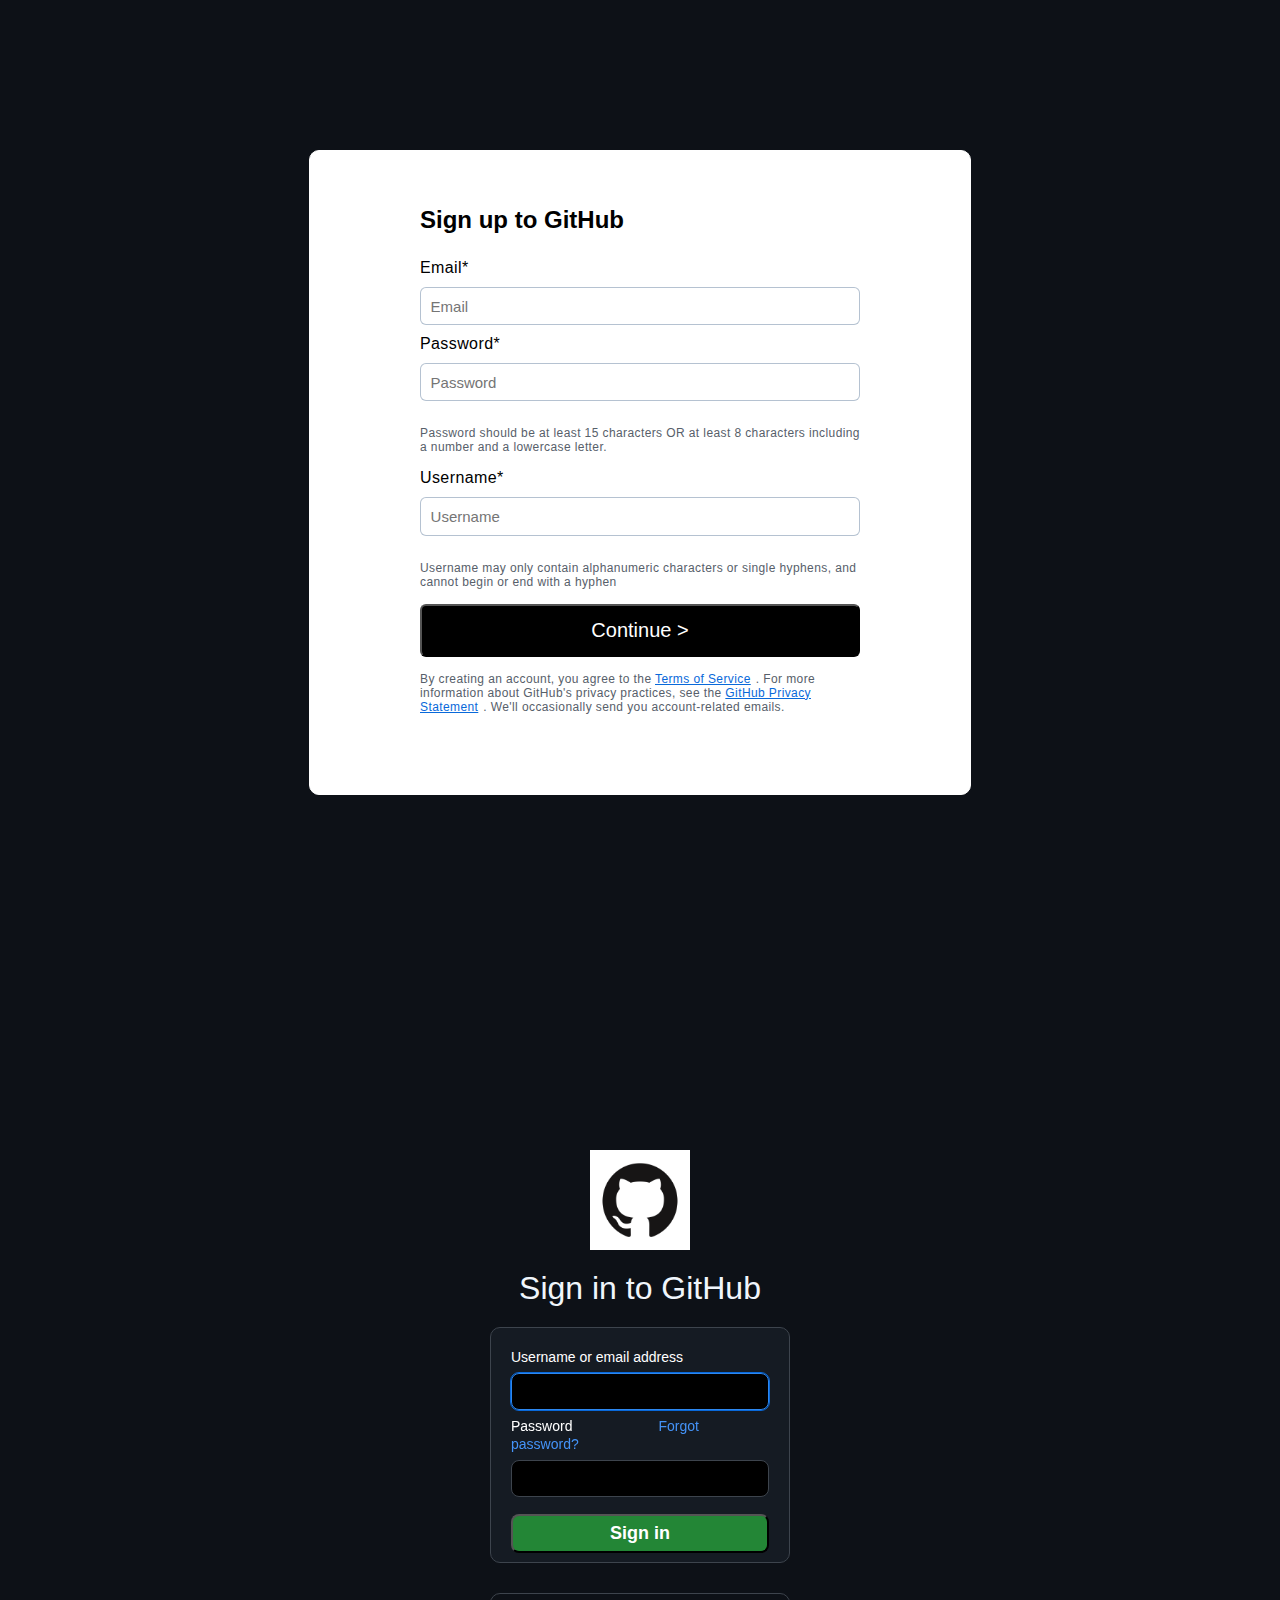
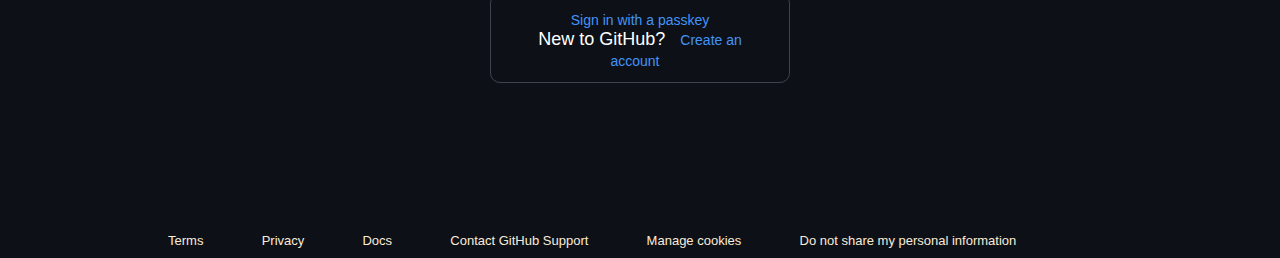
<file: github.html>
<!DOCTYPE html>
<html lang="en">

<head>
    <meta charset="UTF-8">
    <meta name="viewport" content="width=device-width, initial-scale=1.0">
    <title>Github</title>
    <style>
        body {
            background-color: #0d1117;

        }

        img {

            display: block;
            margin: 0px auto;
            width: 36%;
            height: 83%;
            margin: -214px 945px;


        }

        .login {

            * {
                margin: 0;
                padding: 0;
                box-sizing: border-box;
            }


            img {
                display: block;
                margin: auto;
                margin-top: 100px;
                width: 100px;
                height: 100px;

            }

            h1 {
                text-align: center;
                color: #f0f6fc;
                margin: 20px 0px;
                font-family: -apple-system, BlinkMacSystemFont, "Segoe UI", "Noto Sans", Helvetica, Arial, sans-serif, "Apple Color Emoji", "Segoe UI Emoji";

                font-weight: 120;
            }



            form {
                border: 1px solid #3d444d;
                width: 300px;
                height: 236px;
                margin: auto;
                padding: 20px;
                border-radius: 10px;
                background-color: rgb(21, 27, 35);
            }



            label {
                color: white;
                font-family: -apple-system, BlinkMacSystemFont, "Segoe UI", "Noto Sans", Helvetica, Arial, sans-serif, "Apple Color Emoji", "Segoe UI Emoji";
                font-size: 14px;
                font-weight: 400;

            }

            input {
                width: 100%;
                padding: 10px 15px;
                margin: 7px 0px;
                /* padding: 12px 15px;
    margin: 17px 0px; */
                border-radius: 8px;
                border: 1px solid #3d444d;
                background-color: black;
            }

            input:focus {
                caret-color: white;
                border: 1px solid #2d87ef;
                outline: 1px solid #0969da;
            }

            button:focus {
                border: 1px solid #2d87ef;
                outline: 1px solid #0969da;
            }

            a {
                color: #4493f8;
                margin-left: 82px;
                text-decoration: none;
                font-size: 14px;
                font-weight: 400;
                font-family: -apple-system, BlinkMacSystemFont, "Segoe UI", "Noto Sans", Helvetica, Arial, sans-serif, "Apple Color Emoji", "Segoe UI Emoji";
            }

            button {
                width: 100%;
                background-color: #238636;
                color: white;
                padding: 7px 16px;
                border-radius: 8px;
                margin: 10px 0px;
                font-family: -apple-system, BlinkMacSystemFont, "Segoe UI", "Noto Sans", Helvetica, Arial, sans-serif, "Apple Color Emoji", "Segoe UI Emoji";
                font-size: 18px;
                font-weight: 600;

            }

            .fm2 {
                height: 90px;
                margin-top: 30px;
                background-color: #0d1117;
                padding: 17px;
                text-align: center;
            }

            p {
                color: white;
                font-size: 18px;
                font-weight: 400;

                font-family: -apple-system, BlinkMacSystemFont, "Segoe UI", "Noto Sans", Helvetica, Arial, sans-serif, "Apple Color Emoji", "Segoe UI Emoji";
            }

            .a:hover {
                text-decoration: underline;
            }

            .a {
                margin: 0;
                padding: 10px;

            }

            span {
                color: #4493f8;
                font-size: 18px;
                font-weight: 400;
                font-family: -apple-system, BlinkMacSystemFont, "Segoe UI", "Noto Sans", Helvetica, Arial, sans-serif, "Apple Color Emoji", "Segoe UI Emoji";
            }

            span:hover {
                text-decoration: underline;
            }

            ol li {
                display: inline;
                list-style: none;
                padding: 10px 10px;
                margin: 10px 36px 50px 0px;
                text-align: center;
                font-size: 13px;
            }
        }


        .Signin {
            height: 100vh;

            * {
                margin: 0;
                padding: 0;
                box-sizing: border-box;
            }

            form {
                border: 1px solid white;
                background-color: white;
                width: 662px;
                height: 645px;
                border-radius: 10px;
                padding: 30px 110px;
                font-family: "Mona Sans", Arial, Helvetica, sans-serif;
                font-size: 16px;
                letter-spacing: 0.4px;
                margin: 150px auto;
            }

            img {
                display: block;
                margin: 0px auto;
                width: 110px;
                height: 110px;
                margin-top: -86px;
            }

            label {
                /* padding-top: 50px; */
                font-family: "Mona Sans", Arial, Helvetica, sans-serif;
            }

            input {
                border: 1px solid #a5b5c7d1;
                width: 100%;
                padding: 9.6px;
                margin: 10px 0px;
                border-radius: 6px;
                font-size: 15px;
            }

            input:focus {
                border: 1px solid #2d87ef;
                outline: 1px solid #0969da;
            }

            h6 {
                color: #57606a;
                font-size: 12px;
                font-weight: lighter;
                padding: 15px 0px;
            }

            button {
                color: white;
                background-color: black;
                width: 100%;
                padding: 13px;
                border-radius: 6px;
                font-size: 20px;
            }

            h2 {
                padding: 25px 0px;
                letter-spacing: normal;
            }

            a {
                color: #0969da;
                margin-right: 5px;

            }

        }
    </style>

</head>

<body>
    <div id="git">
        <div class="Signin">
            <form action="">

                <h2>Sign up to GitHub</h2>

                <label for="">Email*</label> <br>
                <input type="email" placeholder="Email" required> <br>

                <label for="">Password*</label> <br>
                <input type="password" placeholder="Password" required> <br>
                <h6>Password should be at least 15 characters OR at least 8 characters including a number and a
                    lowercase
                    letter.</h6>

                <label for="">Username*</label> <br>
                <input type="text" placeholder="Username" required><br>

                <h6>Username may only contain alphanumeric characters or single hyphens, and cannot begin or end with a
                    hyphen</h6>
                <button>Continue ></button>
                <h6>By creating an account, you agree to the <a href="">Terms of Service</a>. For more information about
                    GitHub's privacy
                    practices, see the <a href="">GitHub Privacy Statement</a>. We'll occasionally send you
                    account-related emails.</h6>
            </form>
        </div>
    </div>


    <div class="login">
        <img src="./photos/GitHub-Mark.png" alt="">
        <h1>Sign in to GitHub</h1>
        <form action="">
            <label for="eml">Username or email address</label>
            <input type="email" id="eml" autofocus required><br>
            <label for="pwd">Password</label>
            <a href="">Forgot password?</a>
            <br>
            <input type="password" id="pwd" required><br>
            <button>Sign in</button>
        </form>
        <form action="" class="fm2">
            <a href="" class="a">Sign in with a passkey </a><br>
            <p style="font-size: 18px;">New to GitHub? <span><a href="#git" class="a">Create an account</a></span></p>
        </form>
        <span class="footer">


            <ol style="color: antiquewhite; margin-left: 150px; margin-top:150px; font-size:8px; ">
                <li>Terms</li>
                <li>Privacy</li>
                <li>Docs</li>
                <li>Contact GitHub Support</li>
                <li>Manage cookies</li>
                <li>Do not share my personal information</li>
            </ol>
        </span>
    </div>
</body>

</html>
</file>
